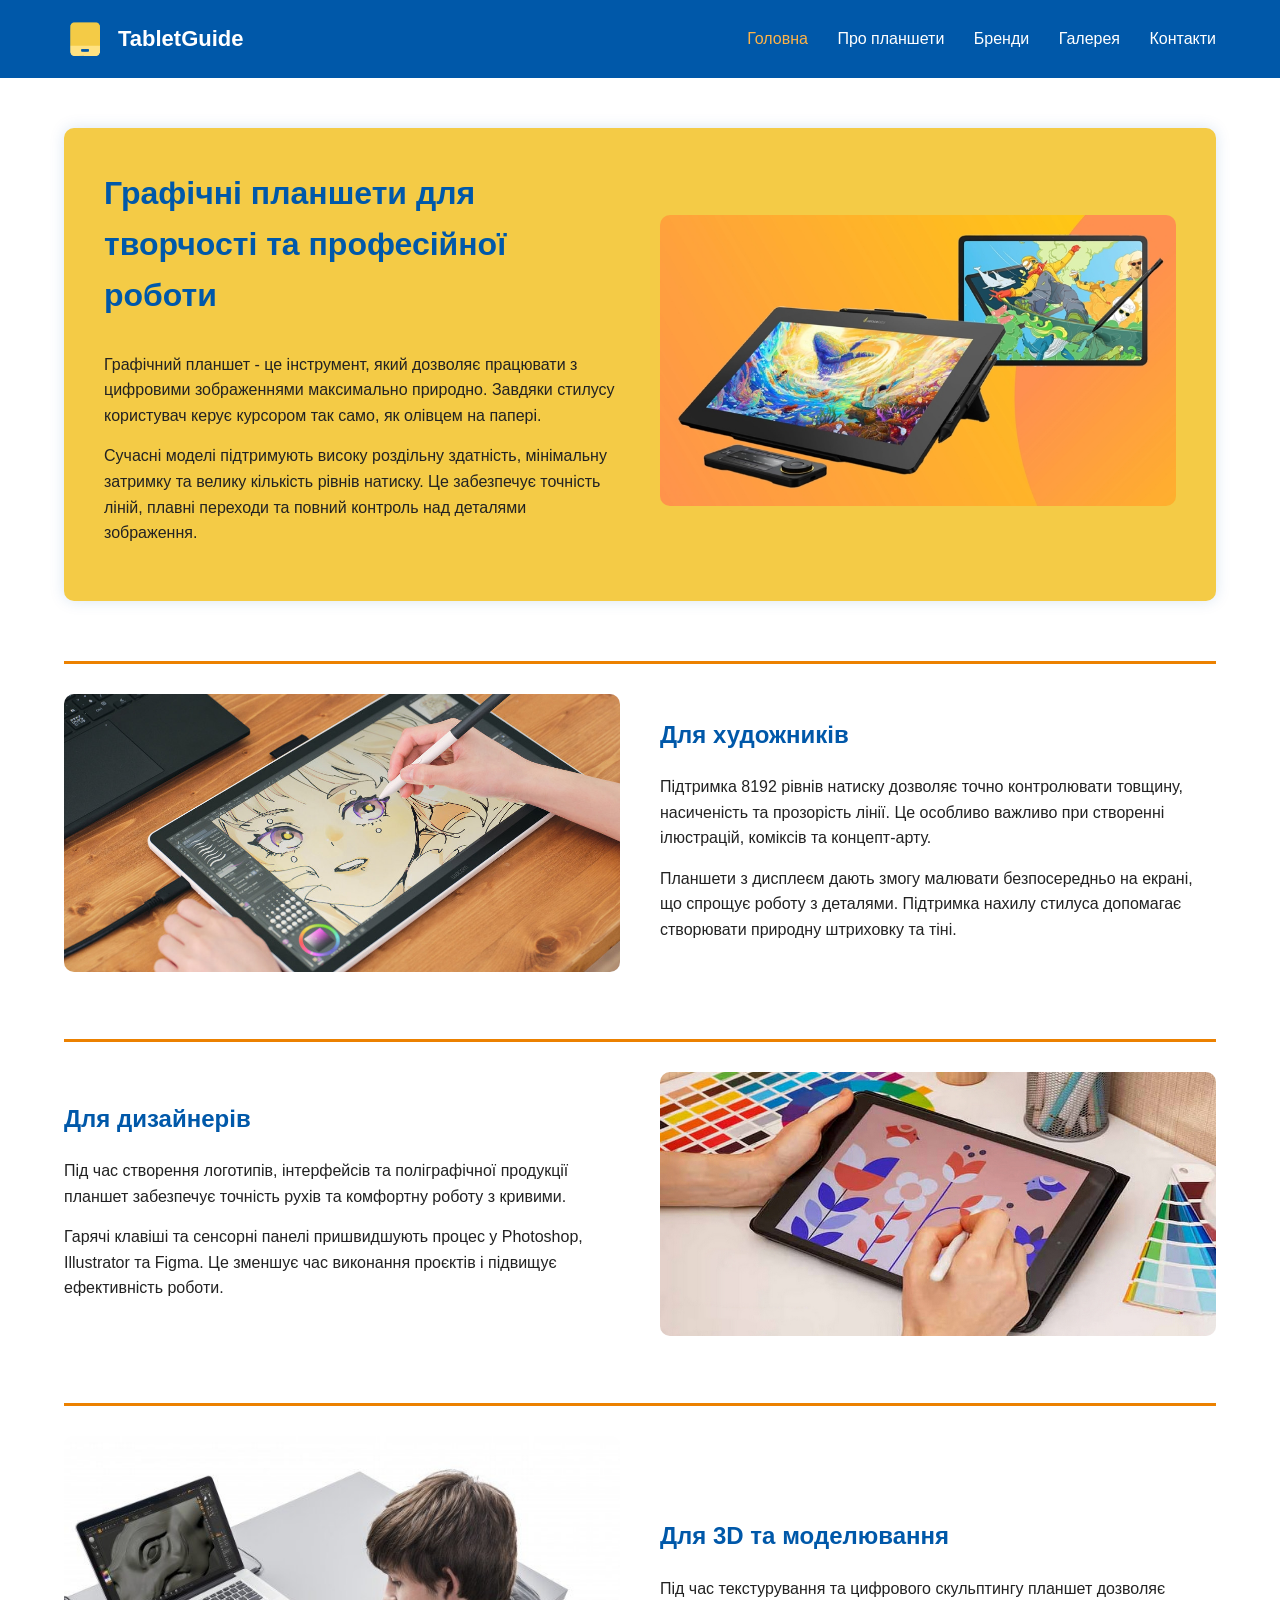
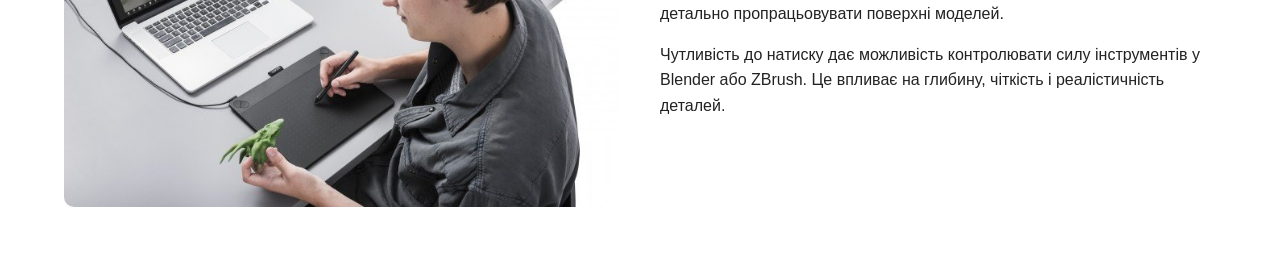
<file: index.html>
<!DOCTYPE html>
<html lang="uk">
<head>
    <meta charset="UTF-8">
    <title>TabletGuide Головна</title>
    <link rel="stylesheet" href="css/style.css">
</head>

<body>
    <header>
        <div class="nav-container">

            <div class="logo">
                <img src="images/logo.png" alt="Логотип">
                <span>TabletGuide</span>
            </div>

            <nav>
                <a href="index.html" class="active">Головна</a>
                <a href="about.html">Про планшети</a>
                <a href="brands.html">Бренди</a>
                <a href="gallery.html">Галерея</a>
                <a href="contact.html">Контакти</a>
            </nav>

        </div>
    </header>

    <main class="container">

        <section class="hero hero-with-image">
            <div class="hero-text">
                <h1>Графічні планшети для творчості та професійної роботи</h1>
                <p>
                    Графічний планшет - це інструмент, який дозволяє працювати з цифровими
                    зображеннями максимально природно. Завдяки стилусу користувач
                    керує курсором так само, як олівцем на папері.
                </p>
                <p>
                    Сучасні моделі підтримують високу роздільну здатність,
                    мінімальну затримку та велику кількість рівнів натиску.
                    Це забезпечує точність ліній, плавні переходи та повний
                    контроль над деталями зображення.
                </p>
            </div>

            <div class="hero-image">
                <img src="images/main1.jpg" alt="Графічний планшет">
            </div>
        </section>


        <section class="section-divider section-with-image">
            <div class="section-image">
                <img src="images/main2.jpg" alt="Для художників">
            </div>

            <div class="section-text">
                <h2>Для художників</h2>

                <p>
                    Підтримка 8192 рівнів натиску дозволяє точно контролювати
                    товщину, насиченість та прозорість лінії. Це особливо важливо
                    при створенні ілюстрацій, коміксів та концепт-арту.
                </p>

                <p>
                    Планшети з дисплеєм дають змогу малювати безпосередньо на екрані,
                    що спрощує роботу з деталями. Підтримка нахилу стилуса
                    допомагає створювати природну штриховку та тіні.
                </p>
            </div>
        </section>


        <section class="section-divider section-with-image reverse">
            <div class="section-image">
                <img src="images/main3.jpg" alt="Для дизайнерів">
            </div>

            <div class="section-text">
                <h2>Для дизайнерів</h2>

                <p>
                    Під час створення логотипів, інтерфейсів та поліграфічної продукції
                    планшет забезпечує точність рухів та комфортну роботу з кривими.
                </p>

                <p>
                    Гарячі клавіші та сенсорні панелі пришвидшують процес у
                    Photoshop, Illustrator та Figma. Це зменшує час виконання
                    проєктів і підвищує ефективність роботи.
                </p>
            </div>
        </section>


        <section class="section-divider section-with-image">
            <div class="section-image">
                <img src="images/main4.jpg" alt="Для 3D та моделювання">
            </div>

            <div class="section-text">
                <h2>Для 3D та моделювання</h2>

                <p>
                    Під час текстурування та цифрового скульптингу планшет
                    дозволяє детально пропрацьовувати поверхні моделей.
                </p>

                <p>
                    Чутливість до натиску дає можливість контролювати силу
                    інструментів у Blender або ZBrush. Це впливає на глибину,
                    чіткість і реалістичність деталей.
                </p>
            </div>
        </section>
    </main>
</body>
</html>
</file>
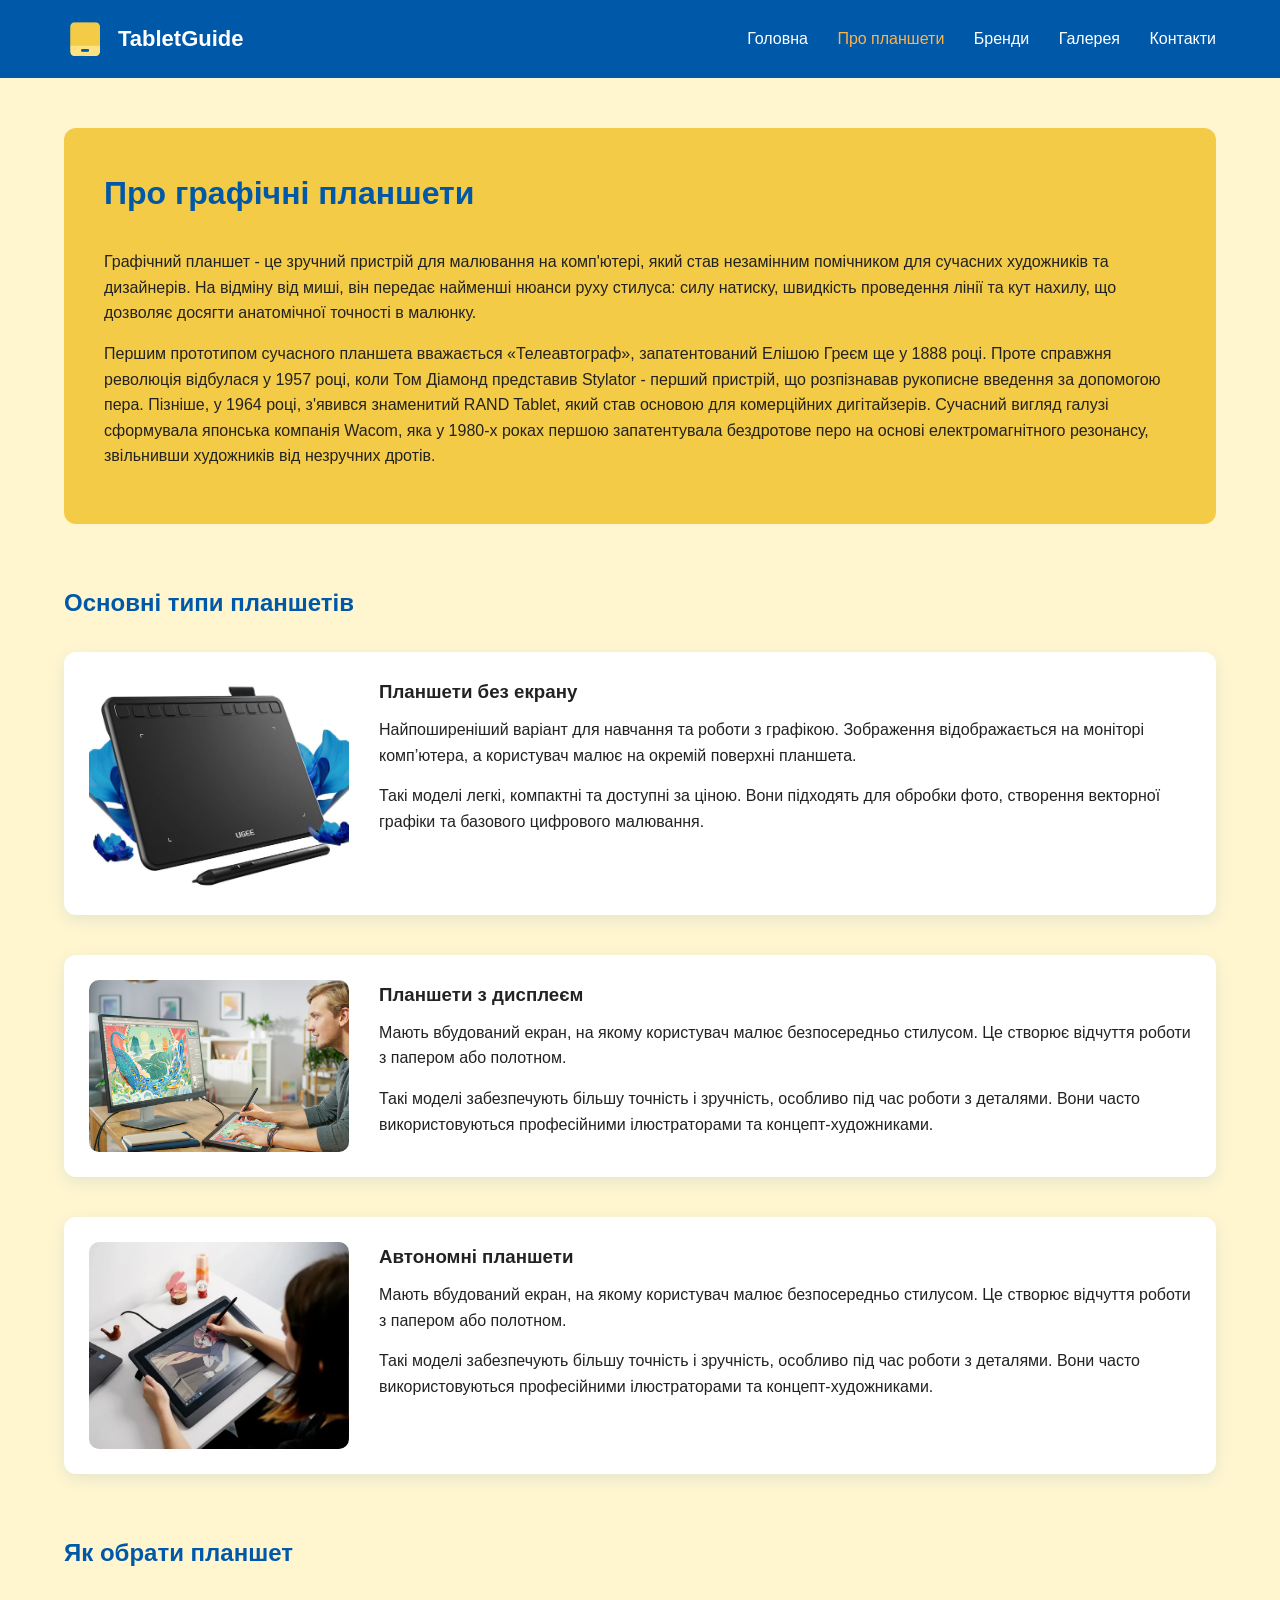
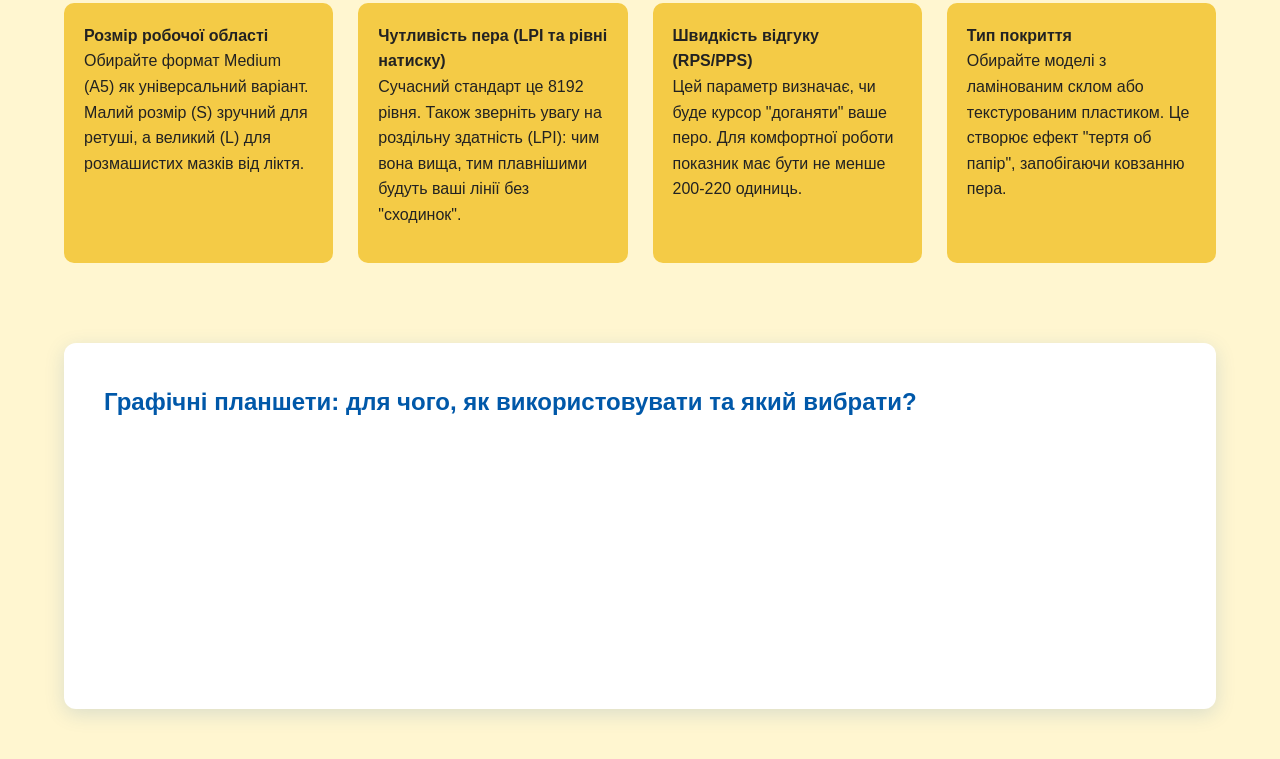
<file: about.html>
<!DOCTYPE html>
<html lang="uk">
<head>
    <meta charset="UTF-8">
    <title>TabletGuide — Про планшети</title>
    <link rel="stylesheet" href="css/style.css">
</head>

<body class="about-page">

    <header>
        <div class="nav-container">

            <div class="logo">
                <img src="images/logo.png" alt="Логотип">
                <span>TabletGuide</span>
            </div>

            <nav>
                <a href="index.html">Головна</a>
                <a href="about.html" class="active">Про планшети</a>
                <a href="brands.html">Бренди</a>
                <a href="gallery.html">Галерея</a>
                <a href="contact.html">Контакти</a>
            </nav>

        </div>
    </header>

    <main class="container">

        <section class="about-intro">
            <h1>Про графічні планшети</h1>
            <p>
                Графічний планшет - це зручний пристрій для малювання на комп'ютері, який став незамінним помічником для сучасних художників та дизайнерів.
                На відміну від миші, він передає найменші нюанси руху стилуса: силу натиску, швидкість проведення лінії та кут нахилу, що дозволяє досягти анатомічної точності в малюнку.                
            </p>
            <p>
                Першим прототипом сучасного планшета вважається «Телеавтограф», запатентований Елішою Греєм ще у 1888 році. 
                Проте справжня революція відбулася у 1957 році, коли Том Діамонд представив Stylator - перший пристрій, що розпізнавав рукописне введення за допомогою пера. 
                Пізніше, у 1964 році, з'явився знаменитий RAND Tablet, який став основою для комерційних дигітайзерів. 
                Сучасний вигляд галузі сформувала японська компанія Wacom, яка у 1980-х роках першою запатентувала бездротове перо на основі електромагнітного резонансу, звільнивши художників від незручних дротів.
            </p>
        </section>


        <section class="about-types">

            <h2>Основні типи планшетів</h2>

            <div class="type-card">
                <img src="images/type1.jpg" alt="Планшет без екрану">
                <div class="type-text">
                    <h3>Планшети без екрану</h3>
                    <p>
                        Найпоширеніший варіант для навчання та роботи з графікою.
                        Зображення відображається на моніторі комп’ютера,
                        а користувач малює на окремій поверхні планшета.
                    </p>
                    <p>
                        Такі моделі легкі, компактні та доступні за ціною.
                        Вони підходять для обробки фото, створення векторної графіки
                        та базового цифрового малювання.
                    </p>
                </div>
            </div>


            <div class="type-card">
                <img src="images/type2.jpg" alt="Планшет з дисплеєм">
                <div class="type-text">
                    <h3>Планшети з дисплеєм</h3>
                    <p>
                        Мають вбудований екран, на якому користувач малює
                        безпосередньо стилусом. Це створює відчуття роботи
                        з папером або полотном.
                    </p>

                    <p>
                        Такі моделі забезпечують більшу точність і зручність,
                        особливо під час роботи з деталями. Вони часто
                        використовуються професійними ілюстраторами
                        та концепт-художниками.
                    </p>
                </div>
            </div>

            <div class="type-card">
                <img src="images/type3.jpg" alt="Автономний планшет">
                <div class="type-text">
                    <h3>Автономні планшети</h3>
                    <p>
                        Мають вбудований екран, на якому користувач малює
                        безпосередньо стилусом. Це створює відчуття роботи
                        з папером або полотном.
                    </p>

                    <p>
                        Такі моделі забезпечують більшу точність і зручність,
                        особливо під час роботи з деталями. Вони часто
                        використовуються професійними ілюстраторами
                        та концепт-художниками.
                    </p>
                </div>
            </div>

        </section>


        <section class="about-choose">
            <h2>Як обрати планшет</h2>

            <div class="choose-grid">

                <div class="choose-item">
                    <h4>Розмір робочої області</h4>
                    <p>
                        Обирайте формат Medium (A5) як універсальний варіант. 
                        Малий розмір (S) зручний для ретуші, а великий (L) для розмашистих мазків від ліктя.
                    </p>
                </div>

                <div class="choose-item">
                    <h4>Чутливість пера (LPI та рівні натиску)</h4>
                    <p>
                        Сучасний стандарт це 8192 рівня. 
                        Також зверніть увагу на роздільну здатність (LPI): чим вона вища, тим плавнішими будуть ваші лінії без "сходинок".
                    </p>
                </div>

                <div class="choose-item">
                    <h4>Швидкість відгуку (RPS/PPS)</h4>
                    <p>
                        Цей параметр визначає, чи буде курсор "доганяти" ваше перо. 
                        Для комфортної роботи показник має бути не менше 200-220 одиниць.
                    </p>
                </div>

                <div class="choose-item">
                    <h4>Тип покриття</h4>
                    <p>
                        Обирайте моделі з ламінованим склом або текстурованим пластиком. 
                        Це створює ефект "тертя об папір", запобігаючи ковзанню пера.
                    </p>
                </div>
            </div>
        </section>

        <section class="about-video">
            <h2>Графічні планшети: для чого, як використовувати та який вибрати?</h2>

            <div class="video-wrapper">
                <iframe width="560" height="315" src="https://www.youtube.com/embed/gL9Aqqam6Gg?si=2P3uXbkwZQ1-vlDs" title="YouTube video player" frameborder="0" allow="accelerometer; autoplay; clipboard-write; encrypted-media; gyroscope; picture-in-picture; web-share" referrerpolicy="strict-origin-when-cross-origin" allowfullscreen></iframe>
            </div>
        </section>
    </main>
</body>
</html>
</file>
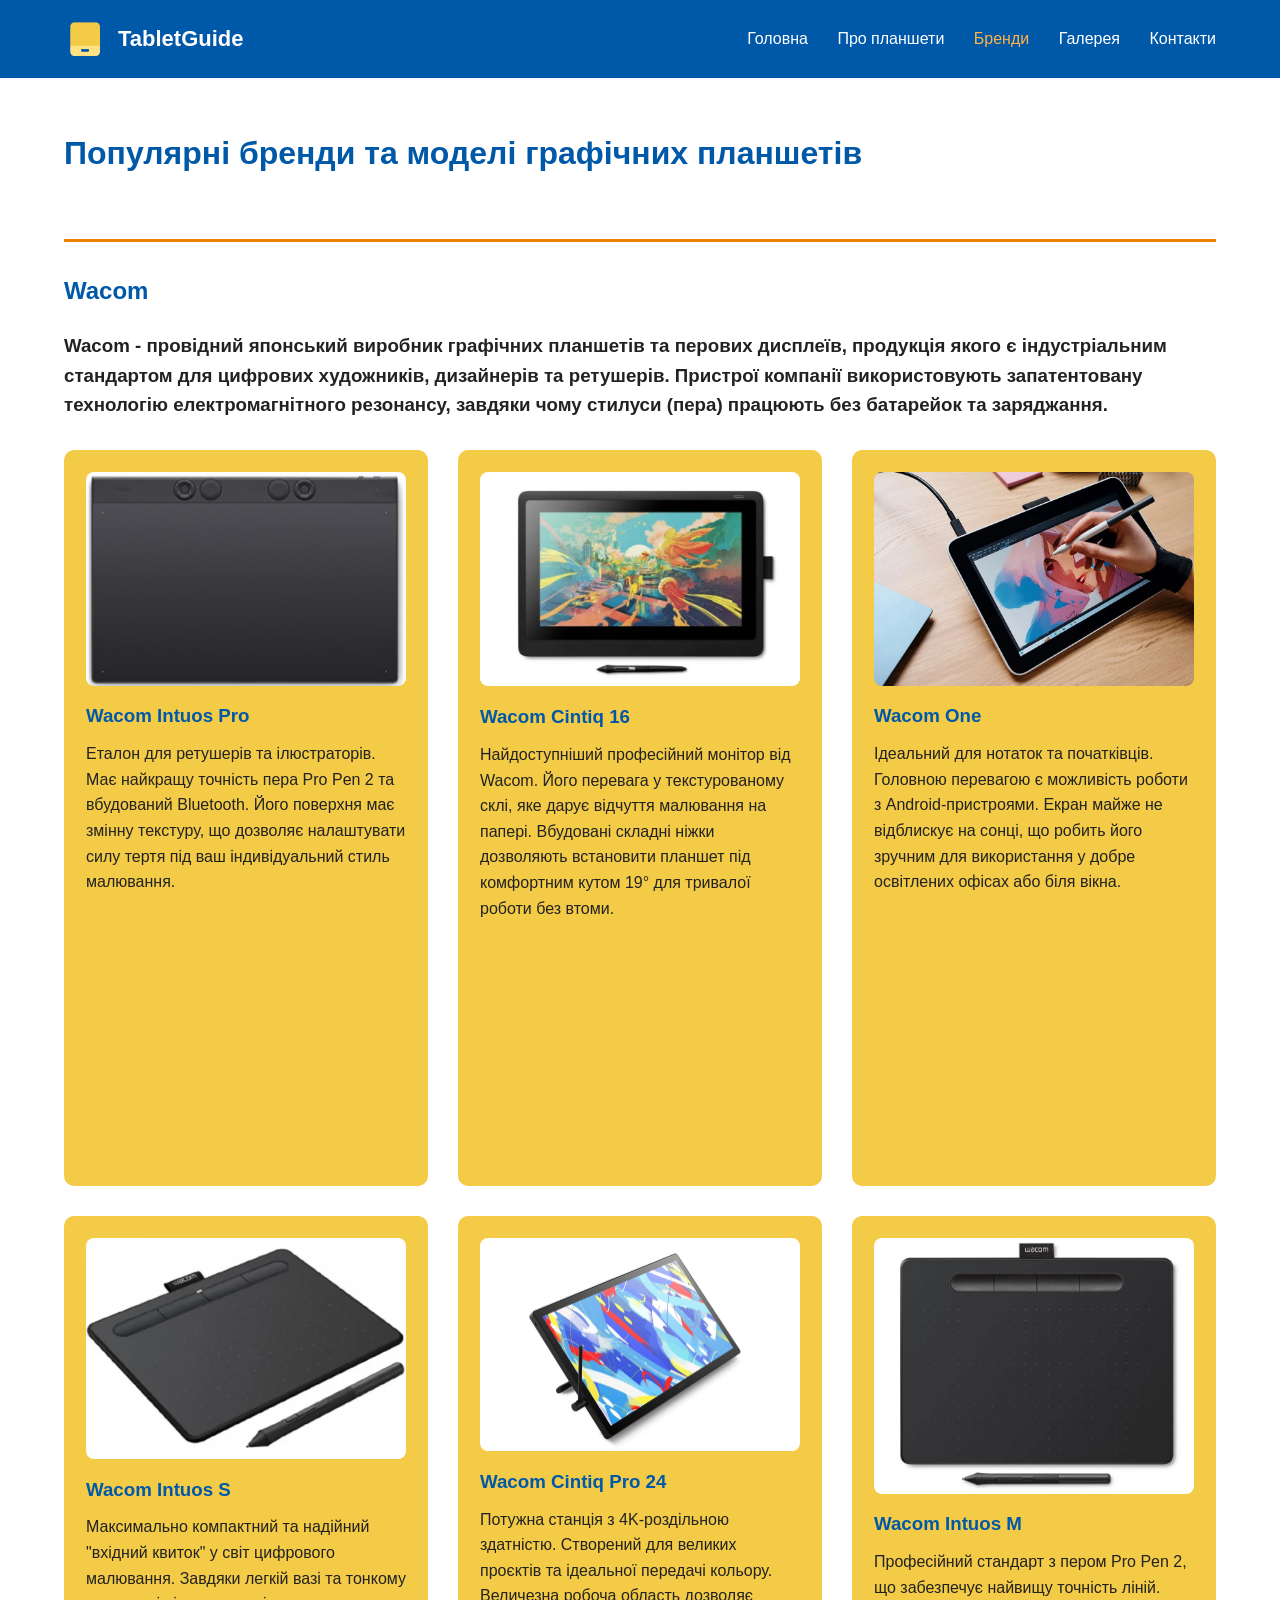
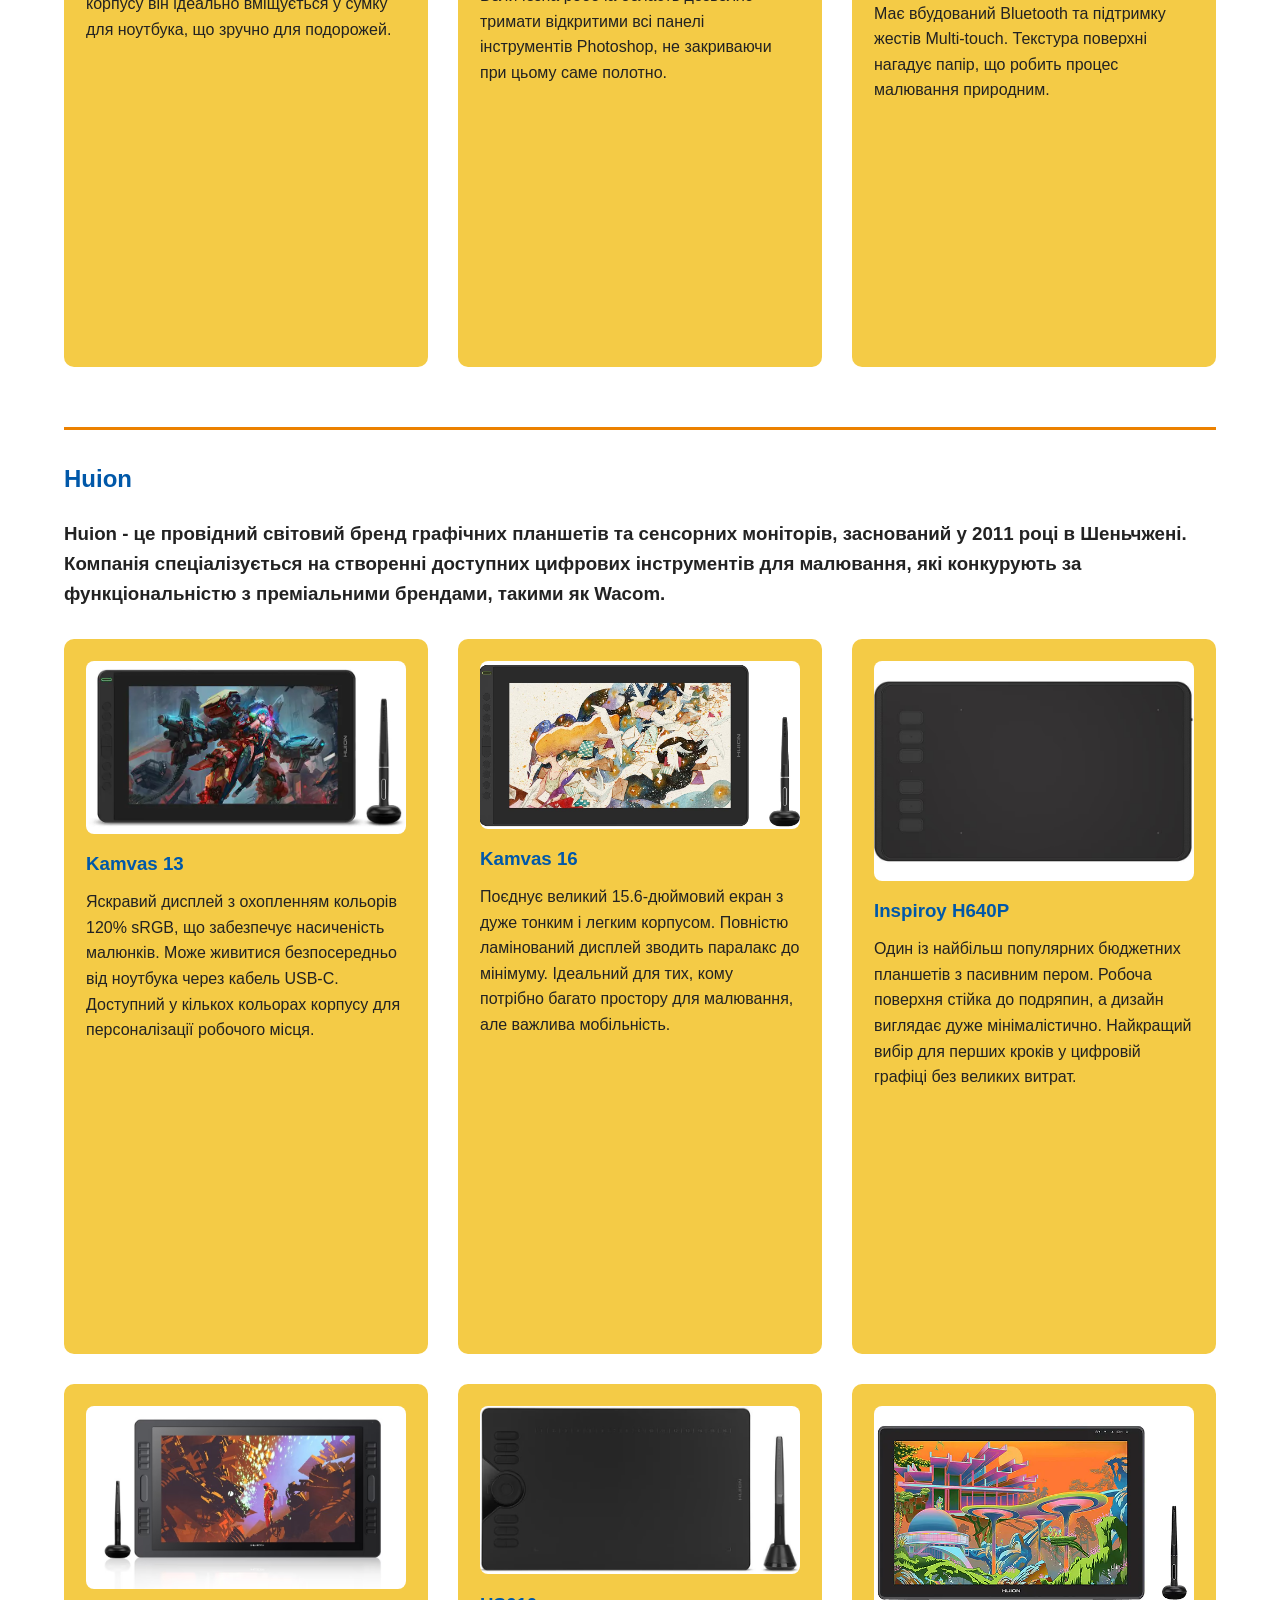
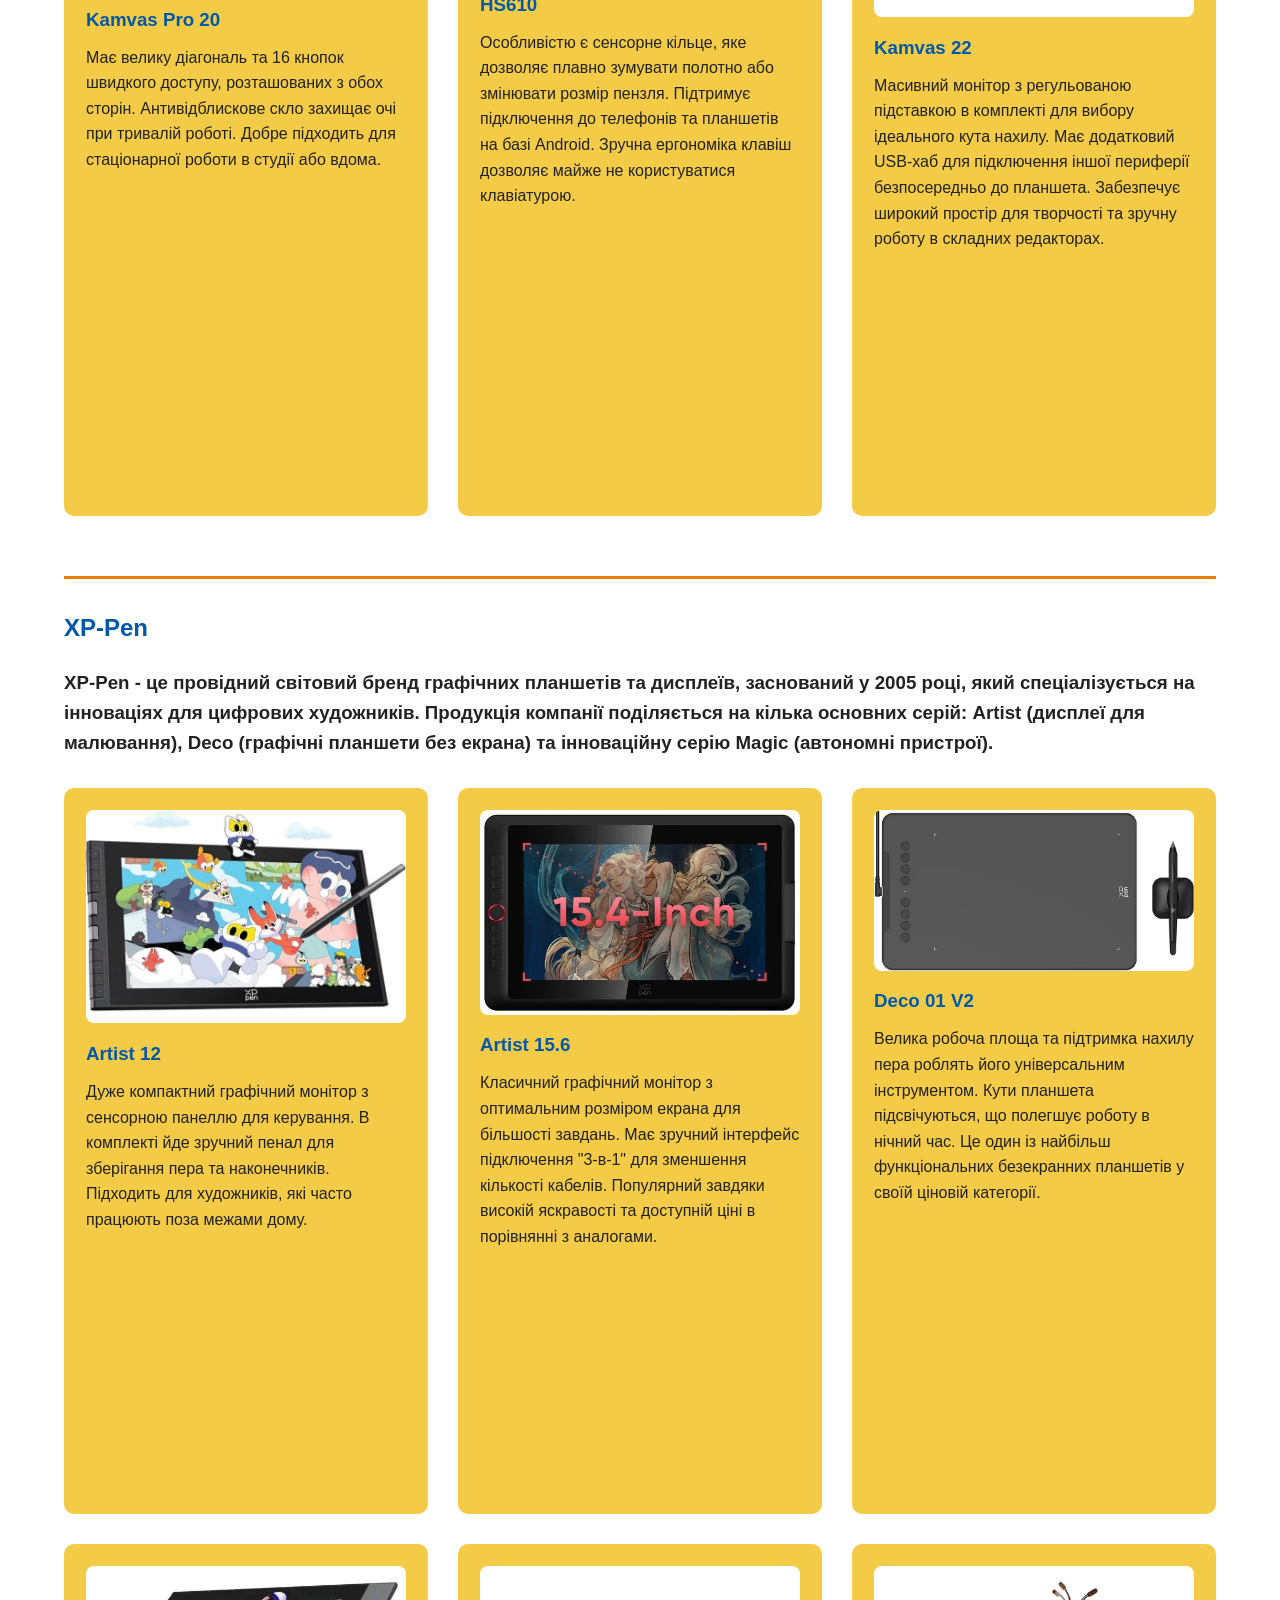
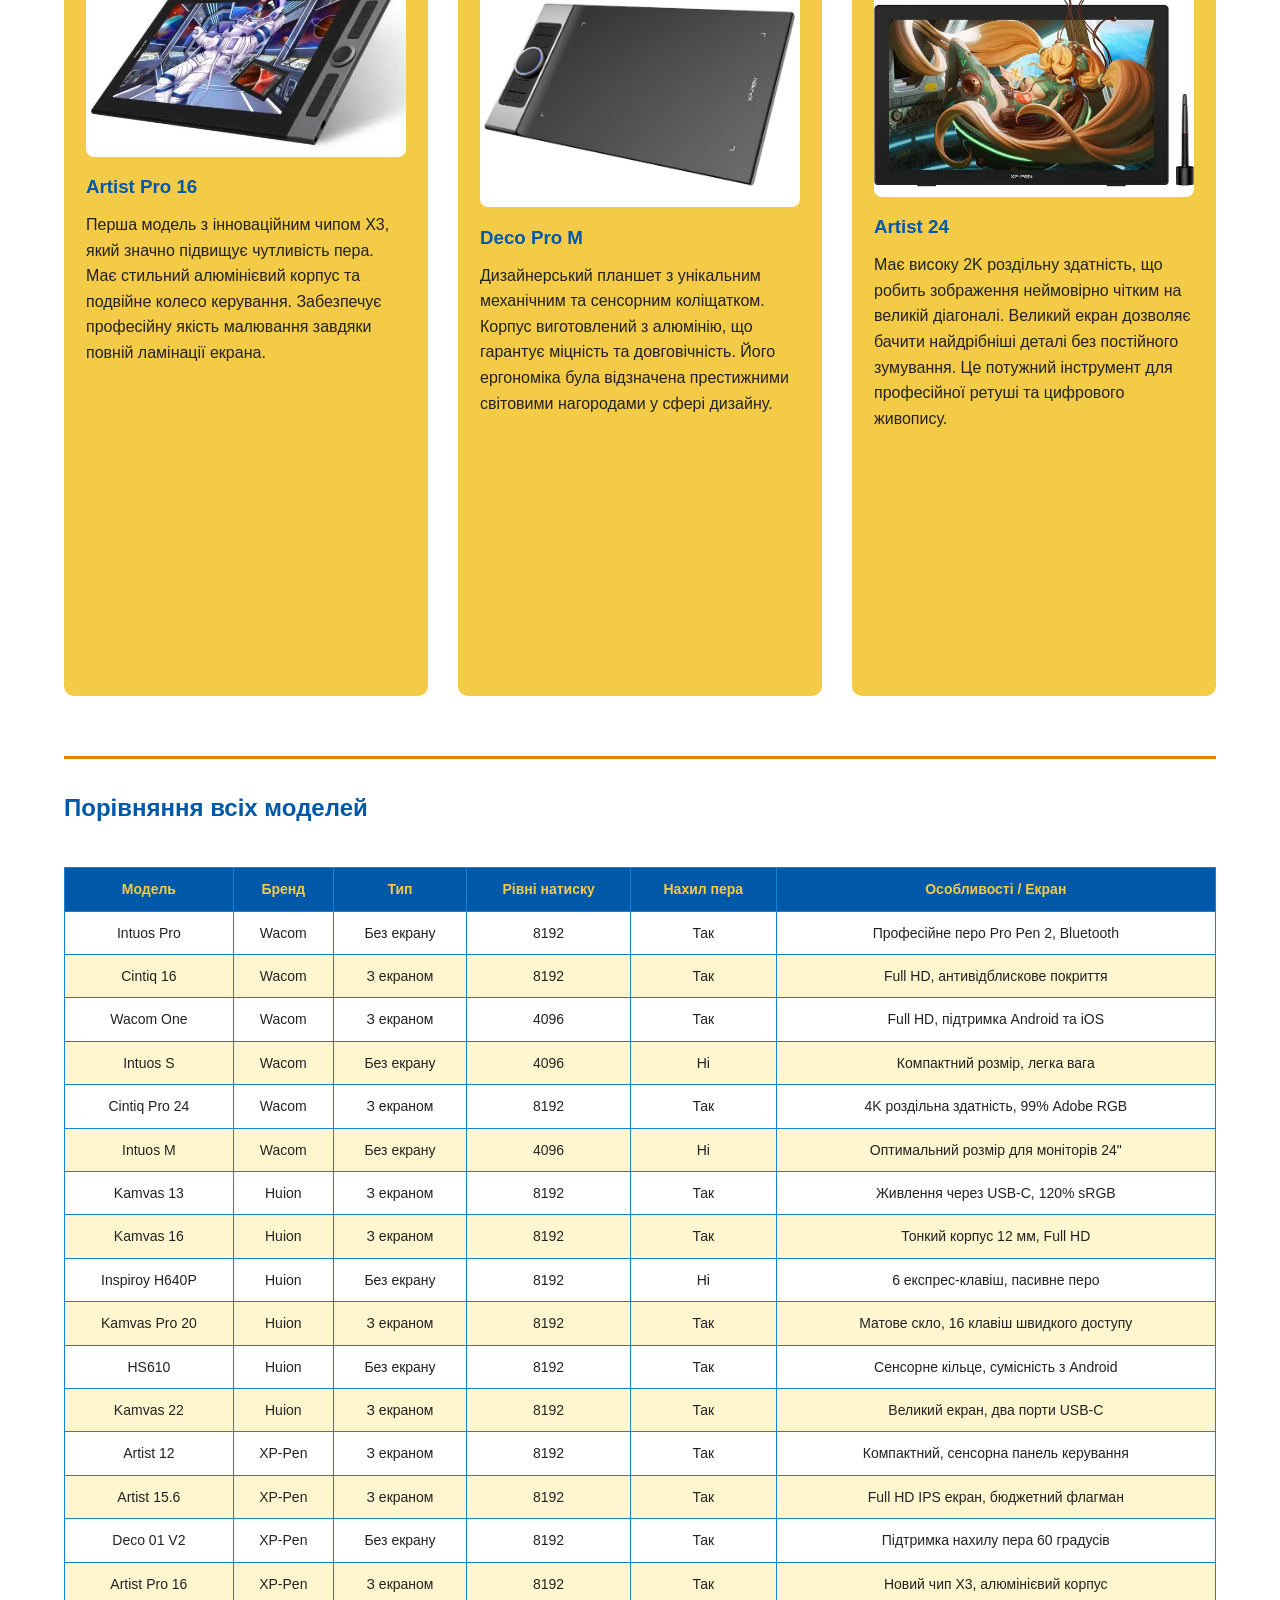
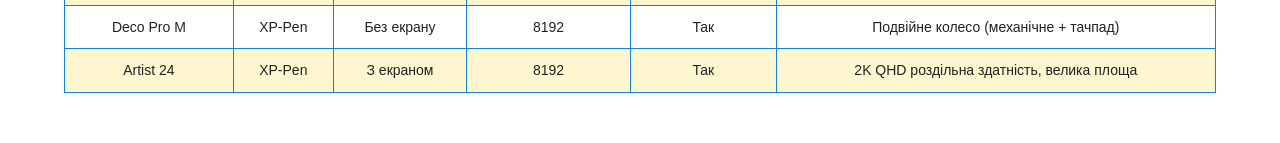
<file: brands.html>
<!DOCTYPE html>
<html lang="uk">

<head>
    <meta charset="UTF-8">
    <title>TabletGuide Бренди</title>
    <link rel="stylesheet" href="css/style.css">
</head>

<body>

    <header>
        <div class="nav-container">

            <div class="logo">
                <img src="images/logo.png" alt="Логотип">
                <span>TabletGuide</span>
            </div>
            <nav>
                <a href="index.html">Головна</a>
                <a href="about.html">Про планшети</a>
                <a href="brands.html" class="active">Бренди</a>
                <a href="gallery.html">Галерея</a>
                <a href="contact.html">Контакти</a>
            </nav>
        </div>
    </header>


    <main class="container">

        <h1>Популярні бренди та моделі графічних планшетів</h1>

        <!-- WACOM -->
        <section class="section-divider">

            <h2>Wacom</h2>
            <h3>Wacom - провідний японський виробник графічних планшетів та перових дисплеїв, продукція якого є індустріальним стандартом для цифрових художників, дизайнерів та ретушерів. Пристрої компанії використовують запатентовану технологію електромагнітного резонансу, завдяки чому стилуси (пера) працюють без батарейок та заряджання.</h3>

            <div class="card-grid">
                <div class="card">
                    <img src="images/wacom1.jpg" alt="Wacom Intuos Pro">
                    <h3>Wacom Intuos Pro</h3>
                    <p>
                        Еталон для ретушерів та ілюстраторів. Має найкращу точність пера Pro Pen 2 та вбудований Bluetooth. Його поверхня має змінну текстуру, що дозволяє налаштувати силу тертя під ваш індивідуальний стиль малювання.
                    </p>
                    <div class="video-wrapper">
                        <iframe width="560" height="315" src="https://www.youtube.com/embed/cAzl9Ij5va4?si=Bo2_YsDPlguPVCFK" title="YouTube video player" frameborder="0" allow="accelerometer; autoplay; clipboard-write; encrypted-media; gyroscope; picture-in-picture; web-share" referrerpolicy="strict-origin-when-cross-origin" allowfullscreen></iframe>
                    </div>
                </div>

                <div class="card">
                    <img src="images/wacom2.jpg" alt="Wacom Cintiq 16">
                    <h3>Wacom Cintiq 16</h3>
                    <p>
                        Найдоступніший професійний монітор від Wacom. Його перевага у текстурованому склі, яке дарує відчуття малювання на папері. Вбудовані складні ніжки дозволяють встановити планшет під комфортним кутом 19° для тривалої роботи без втоми.
                    </p>
                    <div class="video-wrapper">
                        <iframe width="560" height="315" src="https://www.youtube.com/embed/QQsKS17j0BQ?si=ARBhxZ3SFZwsqJJg" title="YouTube video player" frameborder="0" allow="accelerometer; autoplay; clipboard-write; encrypted-media; gyroscope; picture-in-picture; web-share" referrerpolicy="strict-origin-when-cross-origin" allowfullscreen></iframe>
                    </div>
                </div>

                <div class="card">
                    <img src="images/wacom3.jpg" alt="Wacom One">
                    <h3>Wacom One</h3>
                    <p>
                        Ідеальний для нотаток та початківців. Головною перевагою є можливість роботи з Android-пристроями. Екран майже не відблискує на сонці, що робить його зручним для використання у добре освітлених офісах або біля вікна.
                    </p>
                    <div class="video-wrapper">
                        <iframe width="560" height="315" src="https://www.youtube.com/embed/DyI5hKxU9Bo?si=VpAxXcuEgezbHAXj" title="YouTube video player" frameborder="0" allow="accelerometer; autoplay; clipboard-write; encrypted-media; gyroscope; picture-in-picture; web-share" referrerpolicy="strict-origin-when-cross-origin" allowfullscreen></iframe>
                    </div>
                </div>

                <div class="card">
                    <img src="images/wacom4.jpg" alt="Wacom Intuos S">
                    <h3>Wacom Intuos S</h3>
                    <p>
                        Максимально компактний та надійний "вхідний квиток" у світ цифрового малювання. Завдяки легкій вазі та тонкому корпусу він ідеально вміщується у сумку для ноутбука, що зручно для подорожей.
                    </p>
                    <div class="video-wrapper">
                       <iframe width="560" height="315" src="https://www.youtube.com/embed/Ln4AnsWNUQI?si=xDwuyVTll-zfTHCk" title="YouTube video player" frameborder="0" allow="accelerometer; autoplay; clipboard-write; encrypted-media; gyroscope; picture-in-picture; web-share" referrerpolicy="strict-origin-when-cross-origin" allowfullscreen></iframe>
                    </div>
                </div>

                <div class="card">
                    <img src="images/wacom5.jpg" alt="Wacom Cintiq Pro 24">
                    <h3>Wacom Cintiq Pro 24</h3>
                    <p>
                        Потужна станція з 4K-роздільною здатністю. Створений для великих проєктів та ідеальної передачі кольору. Величезна робоча область дозволяє тримати відкритими всі панелі інструментів Photoshop, не закриваючи при цьому саме полотно.
                    </p>
                    <div class="video-wrapper">
                        <iframe width="560" height="315" src="https://www.youtube.com/embed/YVCFkutFwvE?si=HE7PRb9SkYfMArqK" title="YouTube video player" frameborder="0" allow="accelerometer; autoplay; clipboard-write; encrypted-media; gyroscope; picture-in-picture; web-share" referrerpolicy="strict-origin-when-cross-origin" allowfullscreen></iframe>
                    </div>
                </div>

                <div class="card">
                    <img src="images/wacom6.jpg" alt="Wacom Intuos M">
                    <h3>Wacom Intuos M</h3>
                    <p>
                        Професійний стандарт з пером Pro Pen 2, що забезпечує найвищу точність ліній. Має вбудований Bluetooth та підтримку жестів Multi-touch. Текстура поверхні нагадує папір, що робить процес малювання природним.
                    </p>
                    <div class="video-wrapper">
                        <iframe width="560" height="315" src="https://www.youtube.com/embed/prxW0OSj4TY?si=ORpz95_EJUINp5ey" title="YouTube video player" frameborder="0" allow="accelerometer; autoplay; clipboard-write; encrypted-media; gyroscope; picture-in-picture; web-share" referrerpolicy="strict-origin-when-cross-origin" allowfullscreen></iframe>
                    </div>
                </div>
            </div>
        </section>

        <!-- HUION -->

        <section class="section-divider">

            <h2>Huion</h2>
            <h3>Huion - це провідний світовий бренд графічних планшетів та сенсорних моніторів, заснований у 2011 році в Шеньчжені. Компанія спеціалізується на створенні доступних цифрових інструментів для малювання, які конкурують за функціональністю з преміальними брендами, такими як Wacom.</h3>

            <div class="card-grid">

                <div class="card">
                    <img src="images/huion1.jpg" alt="Kamvas 13">
                    <h3>Kamvas 13</h3>
                    <p>
                        Яскравий дисплей з охопленням кольорів 120% sRGB, що забезпечує насиченість малюнків. Може живитися безпосередньо від ноутбука через кабель USB-C. Доступний у кількох кольорах корпусу для персоналізації робочого місця.                    
                    </p>
                    <div class="video-wrapper">
                        <iframe width="560" height="315" src="https://www.youtube.com/embed/fqIOi9bOK5s?si=WL1fYpvs_8oW7-fz" title="YouTube video player" frameborder="0" allow="accelerometer; autoplay; clipboard-write; encrypted-media; gyroscope; picture-in-picture; web-share" referrerpolicy="strict-origin-when-cross-origin" allowfullscreen></iframe>
                    </div>
                </div>

                <div class="card">
                    <img src="images/huion2.jpg" alt="Kamvas 16">
                    <h3>Kamvas 16</h3>
                    <p>
                        Поєднує великий 15.6-дюймовий екран з дуже тонким і легким корпусом. Повністю ламінований дисплей зводить паралакс до мінімуму. Ідеальний для тих, кому потрібно багато простору для малювання, але важлива мобільність.
                    </p>
                    <div class="video-wrapper">
                        <iframe width="560" height="315" src="https://www.youtube.com/embed/k4SDAIAnSjg?si=QcpqRAr0mSS5OI4s" title="YouTube video player" frameborder="0" allow="accelerometer; autoplay; clipboard-write; encrypted-media; gyroscope; picture-in-picture; web-share" referrerpolicy="strict-origin-when-cross-origin" allowfullscreen></iframe>
                    </div>
                </div>

                <div class="card">
                    <img src="images/huion3.jpg" alt="Inspiroy H640P">
                    <h3>Inspiroy H640P</h3>
                    <p>
                        Один із найбільш популярних бюджетних планшетів з пасивним пером. Робоча поверхня стійка до подряпин, а дизайн виглядає дуже мінімалістично. Найкращий вибір для перших кроків у цифровій графіці без великих витрат.
                    </p>
                    <div class="video-wrapper">
                       <iframe width="560" height="315" src="https://www.youtube.com/embed/YeW9r15O7RE?si=akz0G5XGCrwsaMz-" title="YouTube video player" frameborder="0" allow="accelerometer; autoplay; clipboard-write; encrypted-media; gyroscope; picture-in-picture; web-share" referrerpolicy="strict-origin-when-cross-origin" allowfullscreen></iframe>
                    </div>
                </div>

                <div class="card">
                    <img src="images/huion4.jpg" alt="Kamvas Pro 20">
                    <h3>Kamvas Pro 20</h3>
                    <p>
                        Має велику діагональ та 16 кнопок швидкого доступу, розташованих з обох сторін. Антивідблискове скло захищає очі при тривалій роботі. Добре підходить для стаціонарної роботи в студії або вдома.
                    </p>
                    <div class="video-wrapper">
                        <iframe width="560" height="315" src="https://www.youtube.com/embed/q5uabNCv7wo?si=8fiHxzI7r5TuN_Vd" title="YouTube video player" frameborder="0" allow="accelerometer; autoplay; clipboard-write; encrypted-media; gyroscope; picture-in-picture; web-share" referrerpolicy="strict-origin-when-cross-origin" allowfullscreen></iframe>
                    </div>
                </div>

                <div class="card">
                    <img src="images/huion5.jpg" alt="HS610">
                    <h3>HS610</h3>
                    <p>
                        Особливістю є сенсорне кільце, яке дозволяє плавно зумувати полотно або змінювати розмір пензля. Підтримує підключення до телефонів та планшетів на базі Android. Зручна ергономіка клавіш дозволяє майже не користуватися клавіатурою.
                    </p>
                    <div class="video-wrapper">
                        <iframe width="560" height="315" src="https://www.youtube.com/embed/sKZ946GCwGU?si=FJ3LW6YuUDfvJk5a" title="YouTube video player" frameborder="0" allow="accelerometer; autoplay; clipboard-write; encrypted-media; gyroscope; picture-in-picture; web-share" referrerpolicy="strict-origin-when-cross-origin" allowfullscreen></iframe>
                    </div>
                </div>

                <div class="card">
                    <img src="images/huion6.jpg" alt="Kamvas 22">
                    <h3>Kamvas 22</h3>
                    <p>
                        Масивний монітор з регульованою підставкою в комплекті для вибору ідеального кута нахилу. Має додатковий USB-хаб для підключення іншої периферії безпосередньо до планшета. Забезпечує широкий простір для творчості та зручну роботу в складних редакторах.
                    </p>
                    <div class="video-wrapper">
                        <iframe width="560" height="315" src="https://www.youtube.com/embed/GJxGzJgfYGA?si=rnUF7KRDRKoChaBR" title="YouTube video player" frameborder="0" allow="accelerometer; autoplay; clipboard-write; encrypted-media; gyroscope; picture-in-picture; web-share" referrerpolicy="strict-origin-when-cross-origin" allowfullscreen></iframe>
                </div>
            </div>
        </section>

        <!-- XP-PEN -->
        <section class="section-divider">

            <h2>XP-Pen</h2>
            <h3>XP-Pen - це провідний світовий бренд графічних планшетів та дисплеїв, заснований у 2005 році, який спеціалізується на інноваціях для цифрових художників. Продукція компанії поділяється на кілька основних серій: Artist (дисплеї для малювання), Deco (графічні планшети без екрана) та інноваційну серію Magic (автономні пристрої).</h3>

            <div class="card-grid">
                <div class="card">
                    <img src="images/xp1.jpg" alt="Artist 12">
                    <h3>Artist 12</h3>
                    <p>
                        Дуже компактний графічний монітор з сенсорною панеллю для керування. В комплекті йде зручний пенал для зберігання пера та наконечників. Підходить для художників, які часто працюють поза межами дому.
                    </p>
                    <div class="video-wrapper">
                        <iframe width="560" height="315" src="https://www.youtube.com/embed/LlqGM0rjG3g?si=_4LThNKZmpH9q4xc" title="YouTube video player" frameborder="0" allow="accelerometer; autoplay; clipboard-write; encrypted-media; gyroscope; picture-in-picture; web-share" referrerpolicy="strict-origin-when-cross-origin" allowfullscreen></iframe>
                    </div>
                </div>

                <div class="card">
                    <img src="images/xp2.jpg" alt="Artist 15.6">
                    <h3>Artist 15.6</h3>
                    <p>
                        Класичний графічний монітор з оптимальним розміром екрана для більшості завдань. Має зручний інтерфейс підключення "3-в-1" для зменшення кількості кабелів. Популярний завдяки високій яскравості та доступній ціні в порівнянні з аналогами.
                    </p>
                    <div class="video-wrapper">
                        <iframe width="560" height="315" src="https://www.youtube.com/embed/Vf6n2a9JQxw?si=1cXFwY7B3AHGJWE3" title="YouTube video player" frameborder="0" allow="accelerometer; autoplay; clipboard-write; encrypted-media; gyroscope; picture-in-picture; web-share" referrerpolicy="strict-origin-when-cross-origin" allowfullscreen></iframe>
                    </div>
                </div>

                <div class="card">
                    <img src="images/xp3.jpg" alt="Deco 01 V2">
                    <h3>Deco 01 V2</h3>
                    <p>
                        Велика робоча площа та підтримка нахилу пера роблять його універсальним інструментом. Кути планшета підсвічуються, що полегшує роботу в нічний час. Це один із найбільш функціональних безекранних планшетів у своїй ціновій категорії.
                    </p>
                    <div class="video-wrapper">
                        <iframe width="560" height="315" src="https://www.youtube.com/embed/tCTm2J4lo1M?si=xA0xwKAEsaZ4fL0v" title="YouTube video player" frameborder="0" allow="accelerometer; autoplay; clipboard-write; encrypted-media; gyroscope; picture-in-picture; web-share" referrerpolicy="strict-origin-when-cross-origin" allowfullscreen></iframe>
                    </div>
                </div>

                <div class="card">
                    <img src="images/xp4.jpg" alt="Artist Pro 16">
                    <h3>Artist Pro 16</h3>
                    <p>
                        Перша модель з інноваційним чипом X3, який значно підвищує чутливість пера. Має стильний алюмінієвий корпус та подвійне колесо керування. Забезпечує професійну якість малювання завдяки повній ламінації екрана.
                    </p>
                    <div class="video-wrapper">
                        <iframe width="560" height="315" src="https://www.youtube.com/embed/Uj6mqgfOzoQ?si=AjIIznPRBeYGDDeF" title="YouTube video player" frameborder="0" allow="accelerometer; autoplay; clipboard-write; encrypted-media; gyroscope; picture-in-picture; web-share" referrerpolicy="strict-origin-when-cross-origin" allowfullscreen></iframe>
                    </div>
                </div>

                <div class="card">
                    <img src="images/xp5.jpg" alt="Deco Pro M">
                    <h3>Deco Pro M</h3>
                    <p>
                        Дизайнерський планшет з унікальним механічним та сенсорним коліщатком. Корпус виготовлений з алюмінію, що гарантує міцність та довговічність. Його ергономіка була відзначена престижними світовими нагородами у сфері дизайну.
                    </p>
                    <div class="video-wrapper">
                        <iframe width="560" height="315" src="https://www.youtube.com/embed/IUjfXrqjHrA?si=mfDTJ0S5c3rczZVK" title="YouTube video player" frameborder="0" allow="accelerometer; autoplay; clipboard-write; encrypted-media; gyroscope; picture-in-picture; web-share" referrerpolicy="strict-origin-when-cross-origin" allowfullscreen></iframe>
                    </div>
                </div>

                <div class="card">
                    <img src="images/xp6.jpg" alt="Artist 24">
                    <h3>Artist 24</h3>
                    <p>
                        Має високу 2K роздільну здатність, що робить зображення неймовірно чітким на великій діагоналі. Великий екран дозволяє бачити найдрібніші деталі без постійного зумування. Це потужний інструмент для професійної ретуші та цифрового живопису.
                    </p>
                    <div class="video-wrapper">
                        <iframe width="560" height="315" src="https://www.youtube.com/embed/cvmVPAG6yUA?si=GTzS84dKpdmwmSdn" title="YouTube video player" frameborder="0" allow="accelerometer; autoplay; clipboard-write; encrypted-media; gyroscope; picture-in-picture; web-share" referrerpolicy="strict-origin-when-cross-origin" allowfullscreen></iframe>
                    </div>
                </div>
            </div>
        </section>

        <section class="section-divider">

            <h2>Порівняння всіх моделей</h2>

            <table class="comparison-table">
                <thead>
                    <tr>
                        <th>Модель</th>
                        <th>Бренд</th>
                        <th>Тип</th>
                        <th>Рівні натиску</th>
                        <th>Нахил пера</th>
                        <th>Особливості / Екран</th>
                    </tr>
                </thead>
                <tbody>
                    <!-- Wacom -->
                    <tr><td>Intuos Pro</td><td>Wacom</td><td>Без екрану</td><td>8192</td><td>Так</td><td>Професійне перо Pro Pen 2, Bluetooth</td></tr>
                    <tr><td>Cintiq 16</td><td>Wacom</td><td>З екраном</td><td>8192</td><td>Так</td><td>Full HD, антивідблискове покриття</td></tr>
                    <tr><td>Wacom One</td><td>Wacom</td><td>З екраном</td><td>4096</td><td>Так</td><td>Full HD, підтримка Android та iOS</td></tr>
                    <tr><td>Intuos S</td><td>Wacom</td><td>Без екрану</td><td>4096</td><td>Ні</td><td>Компактний розмір, легка вага</td></tr>
                    <tr><td>Cintiq Pro 24</td><td>Wacom</td><td>З екраном</td><td>8192</td><td>Так</td><td>4K роздільна здатність, 99% Adobe RGB</td></tr>
                    <tr><td>Intuos M</td><td>Wacom</td><td>Без екрану</td><td>4096</td><td>Ні</td><td>Оптимальний розмір для моніторів 24"</td></tr>

                    <!-- Huion -->
                    <tr><td>Kamvas 13</td><td>Huion</td><td>З екраном</td><td>8192</td><td>Так</td><td>Живлення через USB-C, 120% sRGB</td></tr>
                    <tr><td>Kamvas 16</td><td>Huion</td><td>З екраном</td><td>8192</td><td>Так</td><td>Тонкий корпус 12 мм, Full HD</td></tr>
                    <tr><td>Inspiroy H640P</td><td>Huion</td><td>Без екрану</td><td>8192</td><td>Ні</td><td>6 експрес-клавіш, пасивне перо</td></tr>
                    <tr><td>Kamvas Pro 20</td><td>Huion</td><td>З екраном</td><td>8192</td><td>Так</td><td>Матове скло, 16 клавіш швидкого доступу</td></tr>
                    <tr><td>HS610</td><td>Huion</td><td>Без екрану</td><td>8192</td><td>Так</td><td>Сенсорне кільце, сумісність з Android</td></tr>
                    <tr><td>Kamvas 22</td><td>Huion</td><td>З екраном</td><td>8192</td><td>Так</td><td>Великий екран, два порти USB-C</td></tr>

                    <!-- XP-Pen -->
                    <tr><td>Artist 12</td><td>XP-Pen</td><td>З екраном</td><td>8192</td><td>Так</td><td>Компактний, сенсорна панель керування</td></tr>
                    <tr><td>Artist 15.6</td><td>XP-Pen</td><td>З екраном</td><td>8192</td><td>Так</td><td>Full HD IPS екран, бюджетний флагман</td></tr>
                    <tr><td>Deco 01 V2</td><td>XP-Pen</td><td>Без екрану</td><td>8192</td><td>Так</td><td>Підтримка нахилу пера 60 градусів</td></tr>
                    <tr><td>Artist Pro 16</td><td>XP-Pen</td><td>З екраном</td><td>8192</td><td>Так</td><td>Новий чип X3, алюмінієвий корпус</td></tr>
                    <tr><td>Deco Pro M</td><td>XP-Pen</td><td>Без екрану</td><td>8192</td><td>Так</td><td>Подвійне колесо (механічне + тачпад)</td></tr>
                    <tr><td>Artist 24</td><td>XP-Pen</td><td>З екраном</td><td>8192</td><td>Так</td><td>2K QHD роздільна здатність, велика площа</td></tr>
                </tbody>
            </table>
        </section>
    </main>
</body>
</html>
</file>
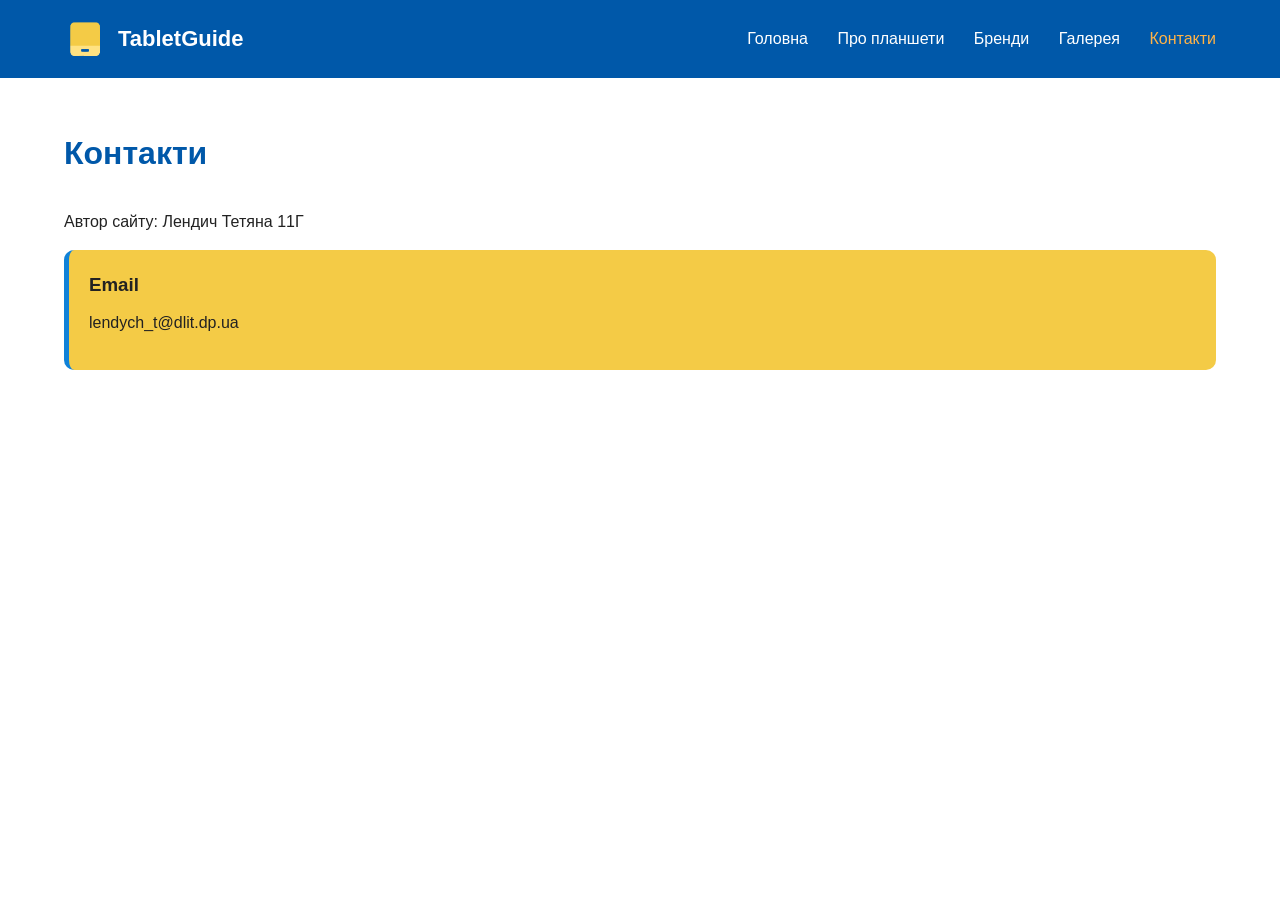
<file: contact.html>
<!DOCTYPE html>
<html lang="uk">
<head>
    <meta charset="UTF-8">
    <title>TabletGuide Контакти</title>
    <link rel="stylesheet" href="css/style.css">
</head>

<body>
    <header>
        <div class="nav-container">

            <div class="logo">
                <img src="images/logo.png" alt="Логотип">
                <span>TabletGuide</span>
            </div>

            <nav>
                <a href="index.html">Головна</a>
                <a href="about.html">Про планшети</a>
                <a href="brands.html">Бренди</a>
                <a href="gallery.html">Галерея</a>
                <a href="contact.html" class="active">Контакти</a>
            </nav>

        </div>
    </header>

    <main class="container">
        <section>
            <h1>Контакти</h1>
            <p>
                Автор сайту: Лендич Тетяна 11Г
            </p>
            <div class="contact-card">
                <h3>Email</h3>
                <p>lendych_t@dlit.dp.ua</p>
            </div>
        </section>
    </main>
</body>
</html>
</file>
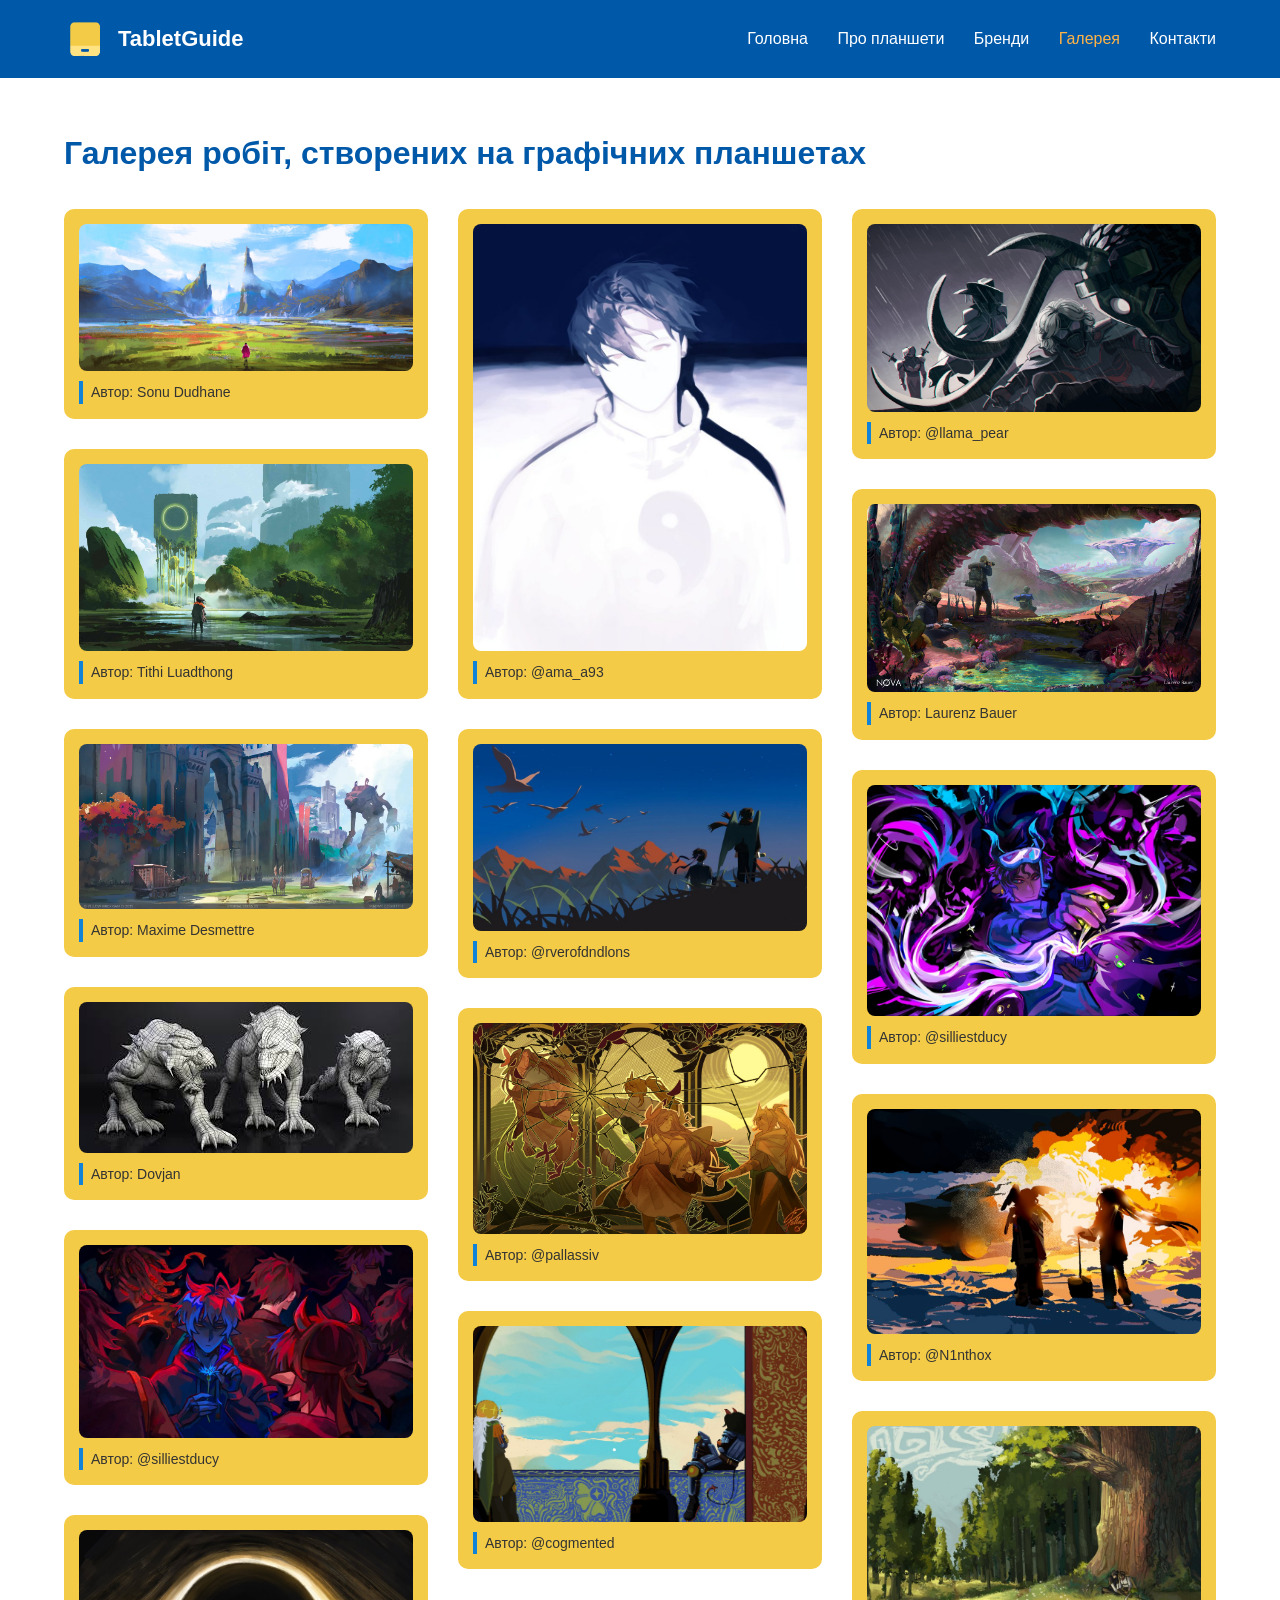
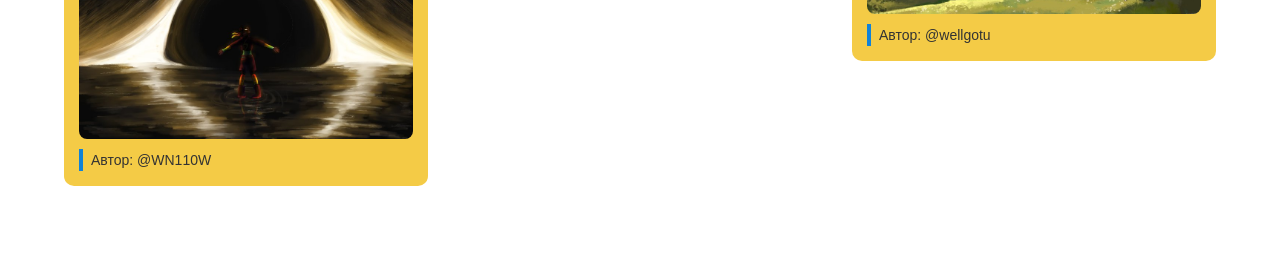
<file: gallery.html>
<!DOCTYPE html>
<html lang="uk">

<head>
    <meta charset="UTF-8">
    <title>TabletGuide Галерея</title>
    <link rel="stylesheet" href="css/style.css">
</head>

<body>

<header>
    <div class="nav-container">

        <div class="logo">
            <img src="images/logo.png" alt="Логотип">
            <span>TabletGuide</span>
        </div>

        <nav>
            <a href="index.html">Головна</a>
            <a href="about.html">Про планшети</a>
            <a href="brands.html">Бренди</a>
            <a href="gallery.html" class="active">Галерея</a>
            <a href="contact.html">Контакти</a>
        </nav>

    </div>
</header>

<main class="container">

    <h1>Галерея робіт, створених на графічних планшетах</h1>

    <div class="gallery-grid">
        <div class="gallery-item">
            <img src="images/art1.jpg">
            <div class="gallery-caption">
                Автор: Sonu Dudhane
            </div>
        </div>

        <div class="gallery-item">
            <img src="images/art2.jpg">
            <div class="gallery-caption">
                Автор: Tithi Luadthong
            </div>
        </div>

        <div class="gallery-item">
            <img src="images/art3.jpg">
            <div class="gallery-caption">
                Автор: Maxime Desmettre
            </div>
        </div>

        <div class="gallery-item">
            <img src="images/art4.jpg">
            <div class="gallery-caption">
                Автор: Dovjan
            </div>
        </div>

        <div class="gallery-item">
            <img src="images/art5.jpg">
            <div class="gallery-caption">
                Автор: @silliestducy
            </div>
        </div>

        <div class="gallery-item">
            <img src="images/art6.jpg">
            <div class="gallery-caption">
                Автор: @WN110W
            </div>
        </div>
        <div class="gallery-item">
            <img src="images/art7.jpg">
            <div class="gallery-caption">
                Автор: @ama_a93
            </div>
        </div>

        <div class="gallery-item">
            <img src="images/art8.jpg">
            <div class="gallery-caption">
                Автор: @rverofdndlons
            </div>
        </div>

        <div class="gallery-item">
            <img src="images/art9.jpg">
            <div class="gallery-caption">
                Автор: @pallassiv
            </div>
        </div>
        <div class="gallery-item">
            <img src="images/art10.jpg">
            <div class="gallery-caption">
                Автор: @cogmented
            </div>
        </div>

        <div class="gallery-item">
            <img src="images/art11.jpg">
            <div class="gallery-caption">
                Автор: @llama_pear
            </div>
        </div>

        <div class="gallery-item">
            <img src="images/art12.jpg">
            <div class="gallery-caption">
                Автор: Laurenz Bauer
            </div>
        </div>
        <div class="gallery-item">
            <img src="images/art13.jpg">
            <div class="gallery-caption">
                Автор: @silliestducy
            </div>
        </div>

        <div class="gallery-item">
            <img src="images/art14.jpg">
            <div class="gallery-caption">
                Автор: @N1nthox
            </div>
        </div>

        <div class="gallery-item">
            <img src="images/art15.jpg">
            <div class="gallery-caption">
                Автор: @wellgotu
            </div>
        </div>
    </div>
</body>
</html>
</file>
<file: css/style.css>
* {
    margin: 0;
    padding: 0;
    box-sizing: border-box;
}

body {
    font-family: "Segoe UI", Arial, sans-serif;
    background-color: #ffffff;
    color: #222;
    line-height: 1.6;
}

h1 {
    font-size: 32px;
    margin-bottom: 30px;
    color: #0058a9;
}

h2 {
    font-size: 24px;
    margin-bottom: 20px;
    color: #0058a9;
}

h3 {
    margin-bottom: 10px;
}

p {
    margin-bottom: 15px;
}

header {
    background-color: #0058a9;
    padding: 18px 0;
}

.nav-container {
    width: 90%;
    max-width: 1200px;
    margin: auto;
    display: flex;
    justify-content: space-between;
    align-items: center;
}

.logo {
    display: flex;
    align-items: center;
    gap: 12px;
    font-size: 22px;
    font-weight: bold;
    color: #ffffff;
}

.logo img {
    height: 42px;
}

nav a {
    text-decoration: none;
    color: #ffffff;
    margin-left: 25px;
    font-weight: 500;
    transition: 0.3s ease;
}

nav a:hover {
    color: #ffb347;
}

nav a.active {
    color: #ffb347;
}

.container {
    width: 90%;
    max-width: 1200px;
    margin: 50px auto;
}

.section-divider {
    margin-top: 60px;
    padding-top: 30px;
    border-top: 3px solid #ec8100;
}

.hero {
    padding: 40px;
    background-color: #f4cb46;
    border-radius: 10px;
    box-shadow: 0 0 15px rgba(0, 88, 169, 0.15);
}

.card-grid {
    margin-top: 30px;
    display: grid;
    grid-template-columns: repeat(auto-fit, minmax(320px, 1fr));
    gap: 30px;
}

.card {
    background-color: #f4cb46;
    padding: 20px;
    border-radius: 10px;
    border: 2px solid transparent;
    transition: 0.3s ease;
}

.card:hover {
    transform: translateY(-6px);
    border-color: #1082d8;
    box-shadow: 0 0 18px rgba(16, 130, 216, 0.4);
}

.card img {
    width: 100%;
    border-radius: 8px;
    margin-bottom: 8px;
}

.image-author {
    font-size: 13px;
    color: #555;
    margin-bottom: 15px;
    padding-left: 8px;
    border-left: 4px solid #ec8100;
}

.card h3 {
    color: #0058a9;
}

.video-wrapper {
    margin-top: 15px;
}

.video-wrapper iframe {
    width: 100%;
    height: 220px;
    border-radius: 8px;
    border: none;
}

.gallery-grid {
    column-count: 3;
    column-gap: 30px;
}

.gallery-item {
    break-inside: avoid;
    margin-bottom: 30px;
    background-color: #f4cb46;
    padding: 15px;
    border-radius: 10px;
    transition: 0.3s ease;
    display: inline-block;
    width: 100%;
}

.gallery-item img {
    width: 100%;
    height: auto;
    display: block;
    border-radius: 8px;
}

.gallery-item:hover {
    transform: scale(1.03);
    box-shadow: 0 0 18px rgba(0, 88, 169, 0.3);
}

.gallery-item img {
    width: 100%;
    border-radius: 8px;
}

.gallery-caption {
    margin-top: 10px;
    font-size: 14px;
    color: #333;
    padding-left: 8px;
    border-left: 4px solid #1082d8;
}

.comparison-table {
    width: 100%;
    border-collapse: collapse;
    margin-top: 40px;
    font-size: 14px;
}

.comparison-table th,
.comparison-table td {
    border: 1px solid #1082d8;
    padding: 10px;
    text-align: center;
}

.comparison-table th {
    background-color: #0058a9;
    color: #f4cb46;
}

.comparison-table tr:nth-child(even) {
    background-color: #fff6d0;
}

.comparison-table tr:hover {
    background-color: #ffedb5;
}

.contact-card {
    background-color: #f4cb46;
    padding: 20px;
    border-radius: 10px;
    margin-bottom: 20px;
    border-left: 5px solid #1082d8;
}

footer {
    margin-top: 80px;
    background-color: #0058a9;
    color: #ffffff;
    text-align: center;
    padding: 20px;
    font-size: 14px;
}

@media (max-width: 900px) {
    .gallery-grid {
        grid-template-columns: repeat(2, 1fr);
    }
}

@media (max-width: 600px) {
    .gallery-grid {
        grid-template-columns: 1fr;
    }

    .card-grid {
        grid-template-columns: 1fr;
    }

    nav a {
        margin-left: 15px;
        font-size: 14px;
    }
}

.hero-with-image {
    display: flex;
    align-items: center;
    gap: 40px;
}

.hero-text {
    flex: 1;
}

.hero-image {
    flex: 1;
}

.hero-image img {
    width: 100%;
    border-radius: 10px;
    transition: 0.4s ease;
}

.hero-image img:hover {
    transform: scale(1.05);
    box-shadow: 0 0 20px rgba(0, 88, 169, 0.4);
}

.section-with-image {
    display: flex;
    align-items: center;
    gap: 40px;
}

.section-with-image.reverse {
    flex-direction: row-reverse;
}

.section-image {
    flex: 1;
}

.section-image img {
    width: 100%;
    border-radius: 10px;
    transition: 0.4s ease;
}

.section-image img:hover {
    transform: scale(1.05);
    box-shadow: 0 0 20px rgba(0, 88, 169, 0.4);
}

.section-text {
    flex: 1;
}

@media (max-width: 900px) {
    .hero-with-image,
    .section-with-image,
    .section-with-image.reverse {
        flex-direction: column;
    }
}

.about-page {
    background-color: #fff6d0;
}

.about-intro {
    background-color: #f4cb46;
    padding: 40px;
    border-radius: 12px;
    margin-bottom: 60px;
}

.about-types h2 {
    margin-bottom: 30px;
}

.type-card {
    display: flex;
    gap: 30px;
    background-color: #ffffff;
    padding: 25px;
    border-radius: 12px;
    margin-bottom: 40px;
    box-shadow: 0 5px 15px rgba(0, 88, 169, 0.1);
    transition: 0.3s ease;
}

.type-card:hover {
    transform: translateY(-6px);
    box-shadow: 0 10px 25px rgba(0, 88, 169, 0.2);
}

.type-card img {
    width: 260px;
    border-radius: 10px;
}

.type-text {
    flex: 1;
}

.about-choose {
    margin-top: 60px;
}

.choose-grid {
    display: grid;
    grid-template-columns: repeat(auto-fit, minmax(250px, 1fr));
    gap: 25px;
    margin-top: 30px;
}

.choose-item {
    background-color: #f4cb46;
    padding: 20px;
    border-radius: 10px;
    transition: 0.3s ease;
}

.choose-item:hover {
    background-color: #ffb347;
}

.about-video {
    margin-top: 80px;
    padding: 40px;
    background-color: #ffffff;
    border-radius: 12px;
    box-shadow: 0 5px 20px rgba(0, 88, 169, 0.15);
}

@media (max-width: 900px) {
    .type-card {
        flex-direction: column;
    }

    .type-card img {
        width: 100%;
    }
}
</file>
